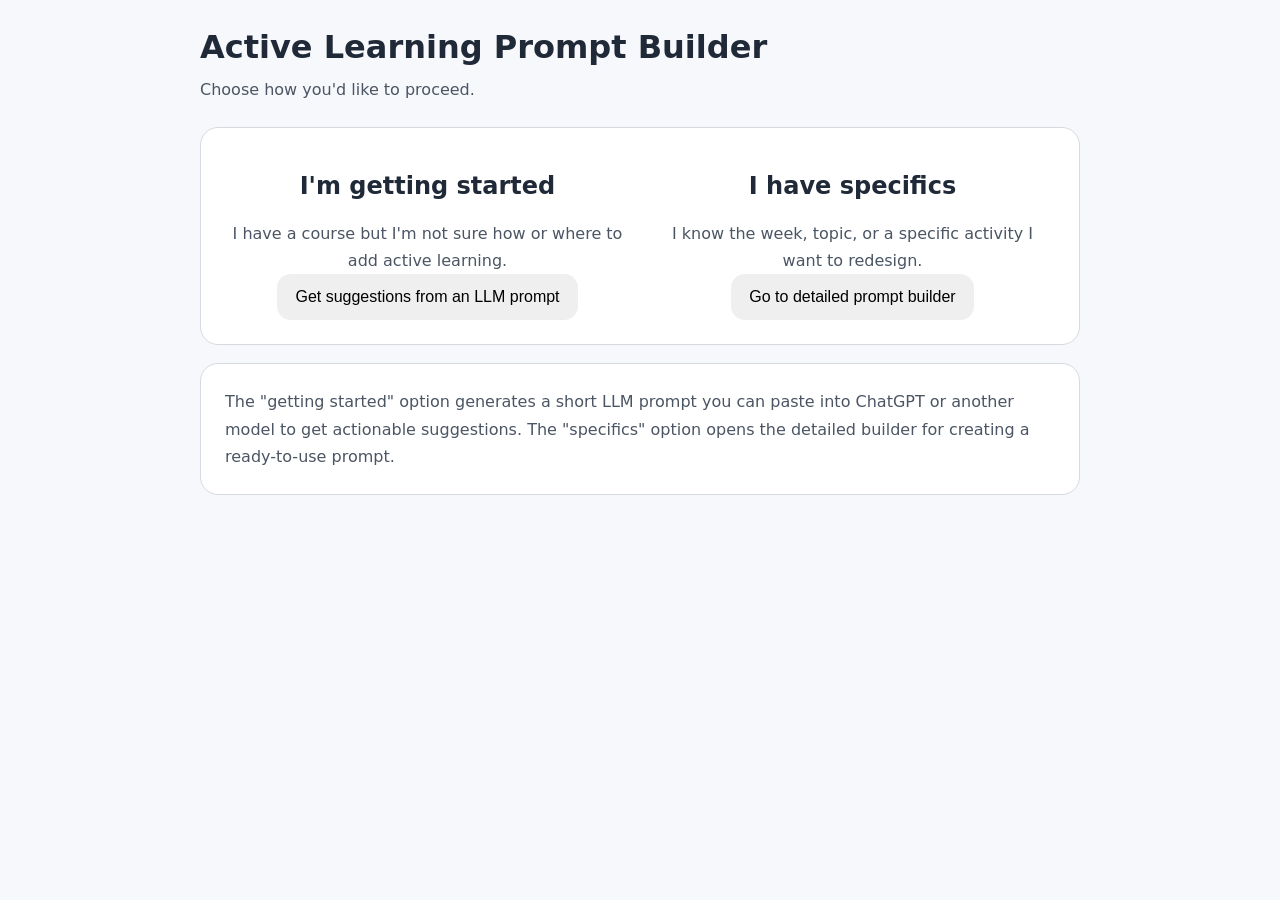
<file: index.html>
<!DOCTYPE html>
<html lang="en">
<head>
  <meta charset="UTF-8" />
  <meta name="viewport" content="width=device-width, initial-scale=1.0" />
  <title>Start - Active Learning Prompt Builder</title>
  <link rel="stylesheet" href="styles.css" />
</head>
<body>
  <main class="container">
    <header>
      <h1>Active Learning Prompt Builder</h1>
      <p>Choose how you'd like to proceed.</p>
    </header>

    <section class="form-grid" style="text-align:center; gap:20px;">
      <div>
        <h2>I'm getting started</h2>
        <p class="note">I have a course but I'm not sure how or where to add active learning.</p>
        <a href="abstract.html"><button id="start-abstract">Get suggestions from an LLM prompt</button></a>
      </div>

      <div>
        <h2>I have specifics</h2>
        <p class="note">I know the week, topic, or a specific activity I want to redesign.</p>
        <a href="prompt.html"><button id="start-specific">Go to detailed prompt builder</button></a>
      </div>
    </section>

    <section class="help-text" style="margin-top:18px;">
      <p class="note">The "getting started" option generates a short LLM prompt you can paste into ChatGPT or another model to get actionable suggestions. The "specifics" option opens the detailed builder for creating a ready-to-use prompt.</p>
    </section>
  </main>
</body>
</html>
</file>
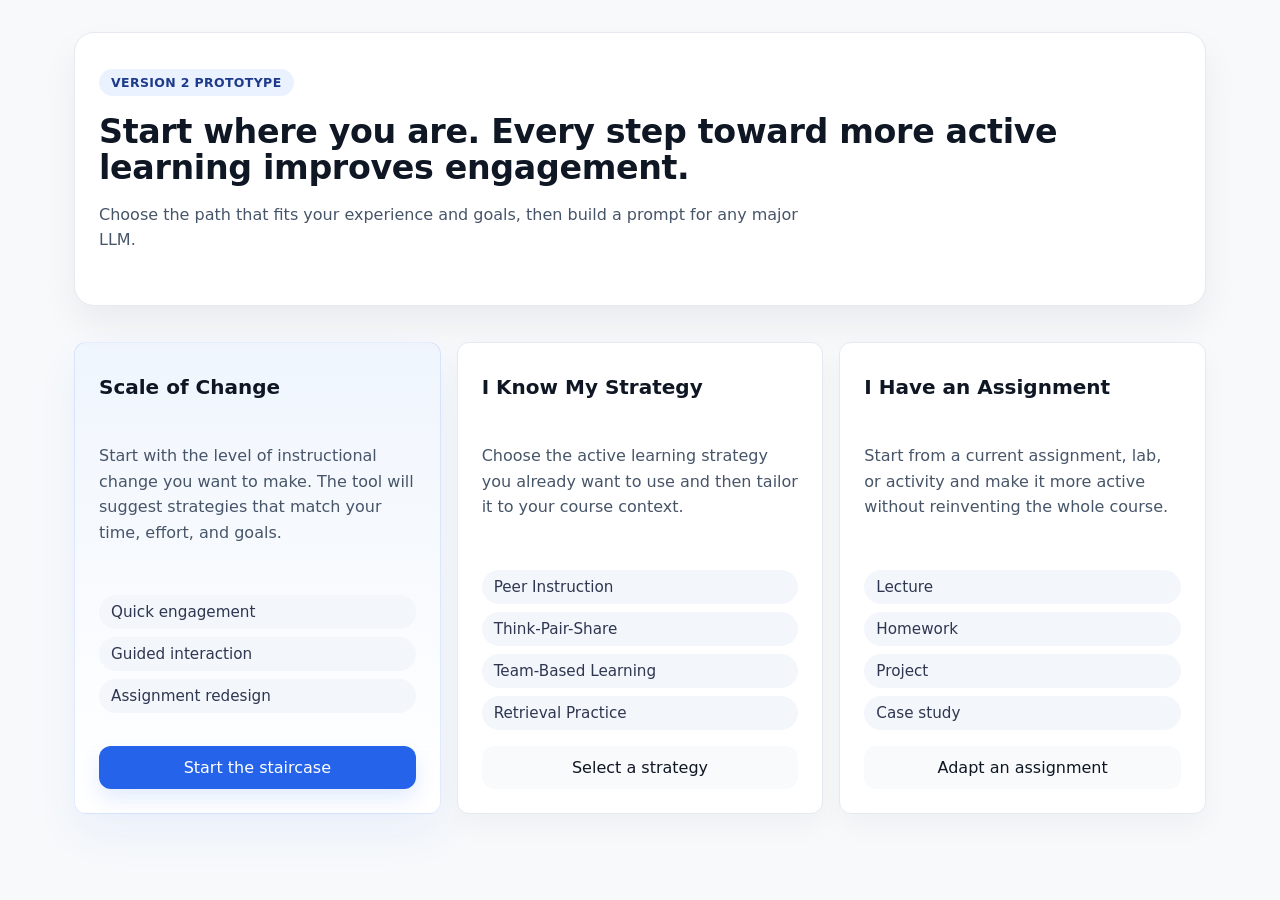
<file: v2/index.html>
<!DOCTYPE html>
<html lang="en">
<head>
  <meta charset="UTF-8" />
  <meta name="viewport" content="width=device-width, initial-scale=1.0" />
  <title>Active Learning Prompt Builder v2</title>
  <link rel="stylesheet" href="styles.css?v=4" />
</head>
<body>
  <main class="shell">
    <header class="hero">
      <span class="eyebrow">Version 2 prototype</span>
      <h1>Start where you are. Every step toward more active learning improves engagement.</h1>
      <p>Choose the path that fits your experience and goals, then build a prompt for any major LLM.</p>
    </header>

    <section id="landing-view" class="page-view">
      <div class="pathways-grid">
        <article class="path-card path-card--recommended">
          <div class="card-top">
            <h2>Scale of Change</h2>
          </div>
          <p>Start with the level of instructional change you want to make. The tool will suggest strategies that match your time, effort, and goals.</p>
          <ul>
            <li>Quick engagement</li>
            <li>Guided interaction</li>
            <li>Assignment redesign</li>
          </ul>
          <button id="start-staircase" class="primary-button">Start the staircase</button>
        </article>

        <article class="path-card">
          <div class="card-top">
            <h2>I Know My Strategy</h2>
          </div>
          <p>Choose the active learning strategy you already want to use and then tailor it to your course context.</p>
          <div class="example-list">
            <span>Peer Instruction</span>
            <span>Think-Pair-Share</span>
            <span>Team-Based Learning</span>
            <span>Retrieval Practice</span>
          </div>
          <button id="start-strategy" class="secondary-button">Select a strategy</button>
        </article>

        <article class="path-card">
          <div class="card-top">
            <h2>I Have an Assignment</h2>
          </div>
          <p>Start from a current assignment, lab, or activity and make it more active without reinventing the whole course.</p>
          <ul>
            <li>Lecture</li>
            <li>Homework</li>
            <li>Project</li>
            <li>Case study</li>
          </ul>
          <button id="start-assignment" class="secondary-button">Adapt an assignment</button>
        </article>
      </div>
    </section>

    <section id="staircase-view" class="page-view hidden">
      <div class="section-header">
        <button class="link-button" data-target="landing-view">← Back to start</button>
        <div class="section-header-content">
          <p class="eyebrow">Scale of Change</p>
          <h2>Pick the stair that matches your desired effort.</h2>
        </div>
      </div>
      <div id="staircase-grid" class="staircase-grid"></div>
      <div class="section-footer">
        <p>Each stair shows the effort, scope, and example strategies for that level of change.</p>
      </div>
    </section>

    <section id="strategy-view" class="page-view hidden">
      <div class="section-header">
        <div class="section-header-actions">
          <button id="strategy-go-back" class="link-button" type="button">← Go back</button>
          <button class="link-button" data-target="landing-view">← Back to start</button>
        </div>
        <div>
          <p class="eyebrow">I Know My Strategy</p>
          <h2>Choose your active learning strategy.</h2>
        </div>
      </div>
      <div class="strategy-card">
        <p>Select a strategy first, then answer a few course details to generate your prompt.</p>
        <div class="strategy-grid" id="strategy-options"></div>
      </div>
    </section>

    <section id="assignment-view" class="page-view hidden">
      <div class="section-header">
        <button class="link-button" data-target="landing-view">← Back to start</button>
        <div>
          <p class="eyebrow">I Have an Assignment</p>
          <h2>Tell us what you want to improve.</h2>
        </div>
      </div>
      <div class="assignment-panel">
        <div class="control-group">
          <label for="assignment-type">Assignment or activity type</label>
          <select id="assignment-type">
            <option value="">select option</option>
          </select>
        </div>
        <div class="control-group">
          <label for="redesign-level">Desired redesign level</label>
          <select id="redesign-level">
            <option value="">select option</option>
          </select>
        </div>
      </div>
      <div class="actions actions--center">
        <button id="assignment-continue" class="primary-button" type="button">Continue</button>
      </div>
    </section>

    <section id="context-view" class="page-view hidden">
      <div class="section-header">
        <div class="section-header-actions">
          <button id="context-go-back" class="link-button" type="button">← Go back</button>
          <button class="link-button" data-target="landing-view">← Start over</button>
        </div>
        <div>
          <p class="eyebrow">Course context</p>
          <h2>Share a few details so the prompt matches your teaching setting.</h2>
        </div>
      </div>

      <div id="flow-summary" class="flow-summary"></div>

      <form id="context-form" class="context-form">
        <div class="field-grid">
          <div class="control-group">
            <label for="discipline">Discipline</label>
            <input id="discipline" name="discipline" type="text" placeholder="e.g. Biology, Literature" />
          </div>
          <div class="control-group">
            <label for="course-level">Course level</label>
            <select id="course-level" name="courseLevel">
              <option value="">select option</option>
            </select>
          </div>
          <div class="control-group">
            <label for="class-size">Class size</label>
            <select id="class-size" name="classSize">
              <option value="">select option</option>
            </select>
          </div>
          <div class="control-group">
            <label for="course-modality">Course modality</label>
            <select id="course-modality" name="courseModality">
              <option value="">select option</option>
            </select>
          </div>
          <div class="control-group">
            <label for="time-available">Time available</label>
            <input id="time-available" name="timeAvailable" type="text" placeholder="e.g. 15 minutes, one class session" />
          </div>
          <div class="control-group">
            <label for="learning-goals">Learning goals</label>
            <textarea id="learning-goals" name="learningGoals" rows="3" placeholder="Describe the learning goals"></textarea>
          </div>
          <div class="control-group">
            <label for="preferred-strategy">Preferred strategy</label>
            <select id="preferred-strategy" name="preferredStrategy">
              <option value="">Select a strategy (optional)</option>
            </select>
          </div>
        </div>

        <div id="preferred-strategy-description" class="preferred-strategy-description hidden"></div>

        <div class="docs-panel">
          <p class="panel-label">Will you upload materials for the LLM to use?</p>
          <div class="radio-group">
            <label><input type="radio" name="uploadDocuments" value="Yes" /> Yes</label>
            <label><input type="radio" name="uploadDocuments" value="No" checked /> No</label>
          </div>
          <div id="document-types" class="document-types hidden"></div>
        </div>
      </form>

      <div class="actions">
        <button id="generate-button" class="primary-button" type="button">Generate Prompt</button>
      </div>
    </section>

    <section id="prompt-view" class="page-view hidden">
      <div class="section-header">
        <button class="link-button" data-target="context-view">← Edit details</button>
        <div>
          <p class="eyebrow">Prompt ready</p>
          <h2>Copy your active learning prompt.</h2>
        </div>
      </div>
      <textarea id="generated-prompt" class="prompt-output" readonly></textarea>
      <div class="actions actions--space">
        <button id="copy-button" class="secondary-button" type="button">Copy Prompt</button>
        <button id="start-again" class="link-button" type="button">Back to start</button>
      </div>
    </section>
  </main>

  <script src="script.js?v=2"></script>
</body>
</html>
</file>
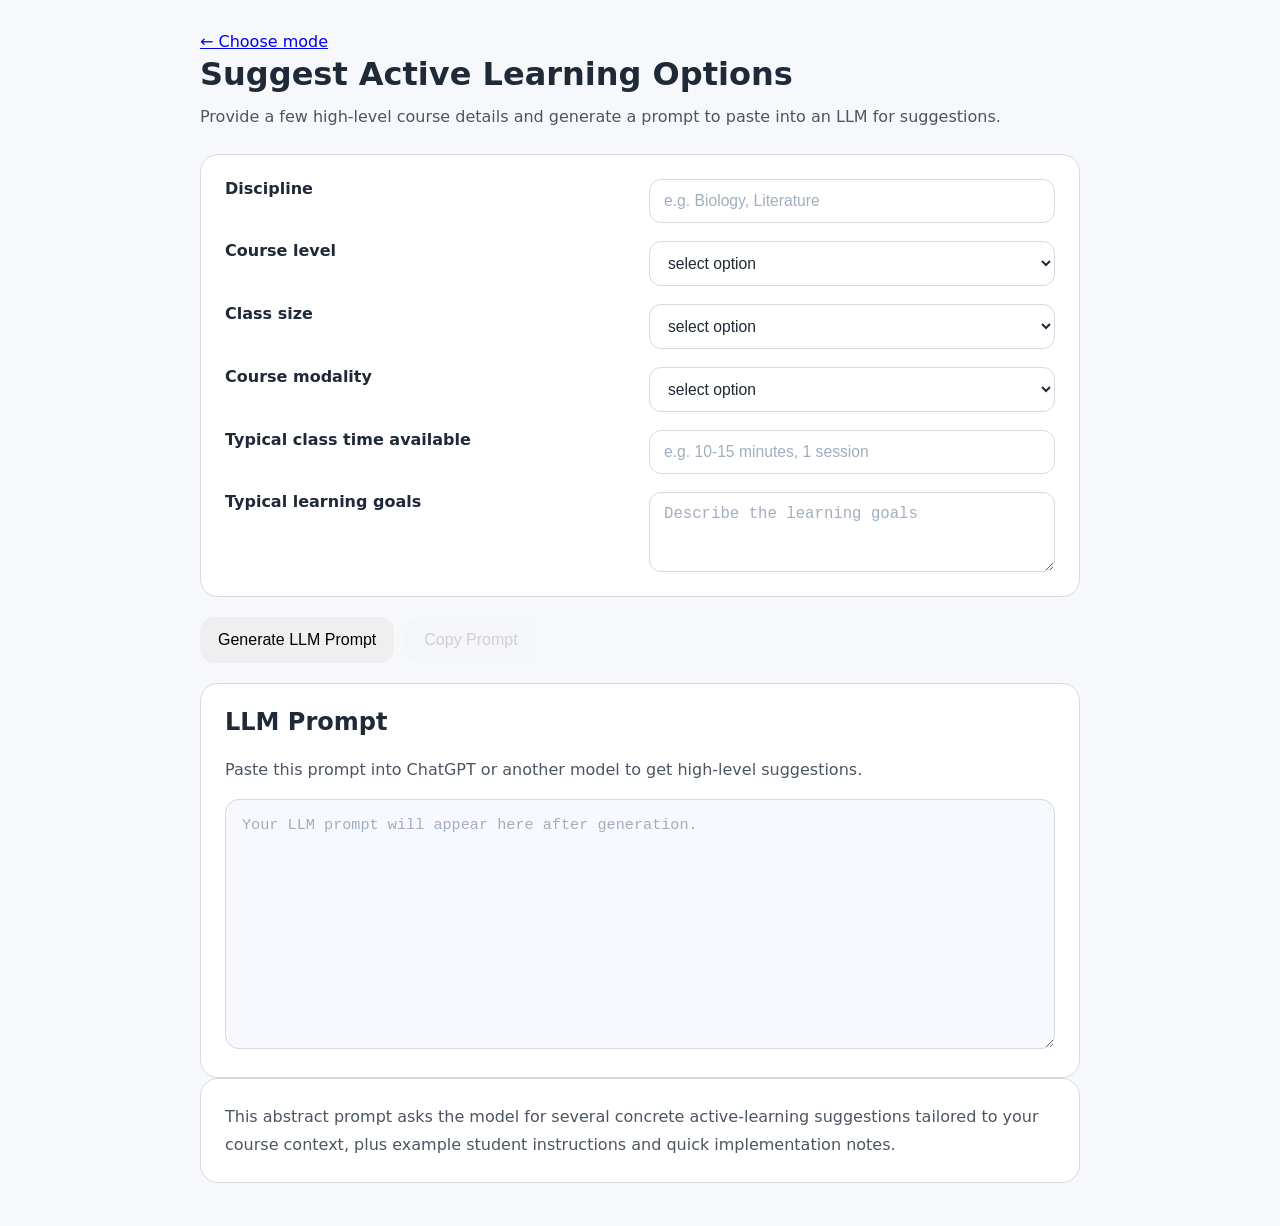
<file: abstract.html>
<!DOCTYPE html>
<html lang="en">
<head>
  <meta charset="UTF-8" />
  <meta name="viewport" content="width=device-width, initial-scale=1.0" />
  <title>Abstract Mode - Active Learning Prompt Builder</title>
  <link rel="stylesheet" href="styles.css" />
</head>
<body>
  <main class="container">
    <header>
      <p><a href="index.html">← Choose mode</a></p>
      <h1>Suggest Active Learning Options</h1>
      <p>Provide a few high-level course details and generate a prompt to paste into an LLM for suggestions.</p>
    </header>

    <form id="abstract-form" class="form-grid">
      <label for="a-discipline">Discipline</label>
      <input id="a-discipline" name="discipline" type="text" placeholder="e.g. Biology, Literature" />

      <label for="a-course-level">Course level</label>
      <select id="a-course-level" name="courseLevel"></select>

      <label for="a-class-size">Class size</label>
      <select id="a-class-size" name="classSize"></select>

      <label for="a-course-modality">Course modality</label>
      <select id="a-course-modality" name="courseModality"></select>

      <label for="a-time-available">Typical class time available</label>
      <input id="a-time-available" name="timeAvailable" type="text" placeholder="e.g. 10-15 minutes, 1 session" />

      <label for="a-learning-goals">Typical learning goals</label>
      <textarea id="a-learning-goals" name="learningGoals" rows="3" placeholder="Describe the learning goals"></textarea>
    </form>

    <div class="actions">
      <button id="generate-abstract-button" type="button">Generate LLM Prompt</button>
      <button id="copy-abstract-button" type="button" disabled>Copy Prompt</button>
    </div>

    <section class="output-panel">
      <h2>LLM Prompt</h2>
      <p class="note">Paste this prompt into ChatGPT or another model to get high-level suggestions.</p>
      <textarea id="generated-abstract-prompt" rows="12" readonly placeholder="Your LLM prompt will appear here after generation."></textarea>
    </section>

    <section class="help-text">
      <p class="note">This abstract prompt asks the model for several concrete active-learning suggestions tailored to your course context, plus example student instructions and quick implementation notes.</p>
    </section>

    <script src="script.js"></script>
  </main>
</body>
</html>
</file>
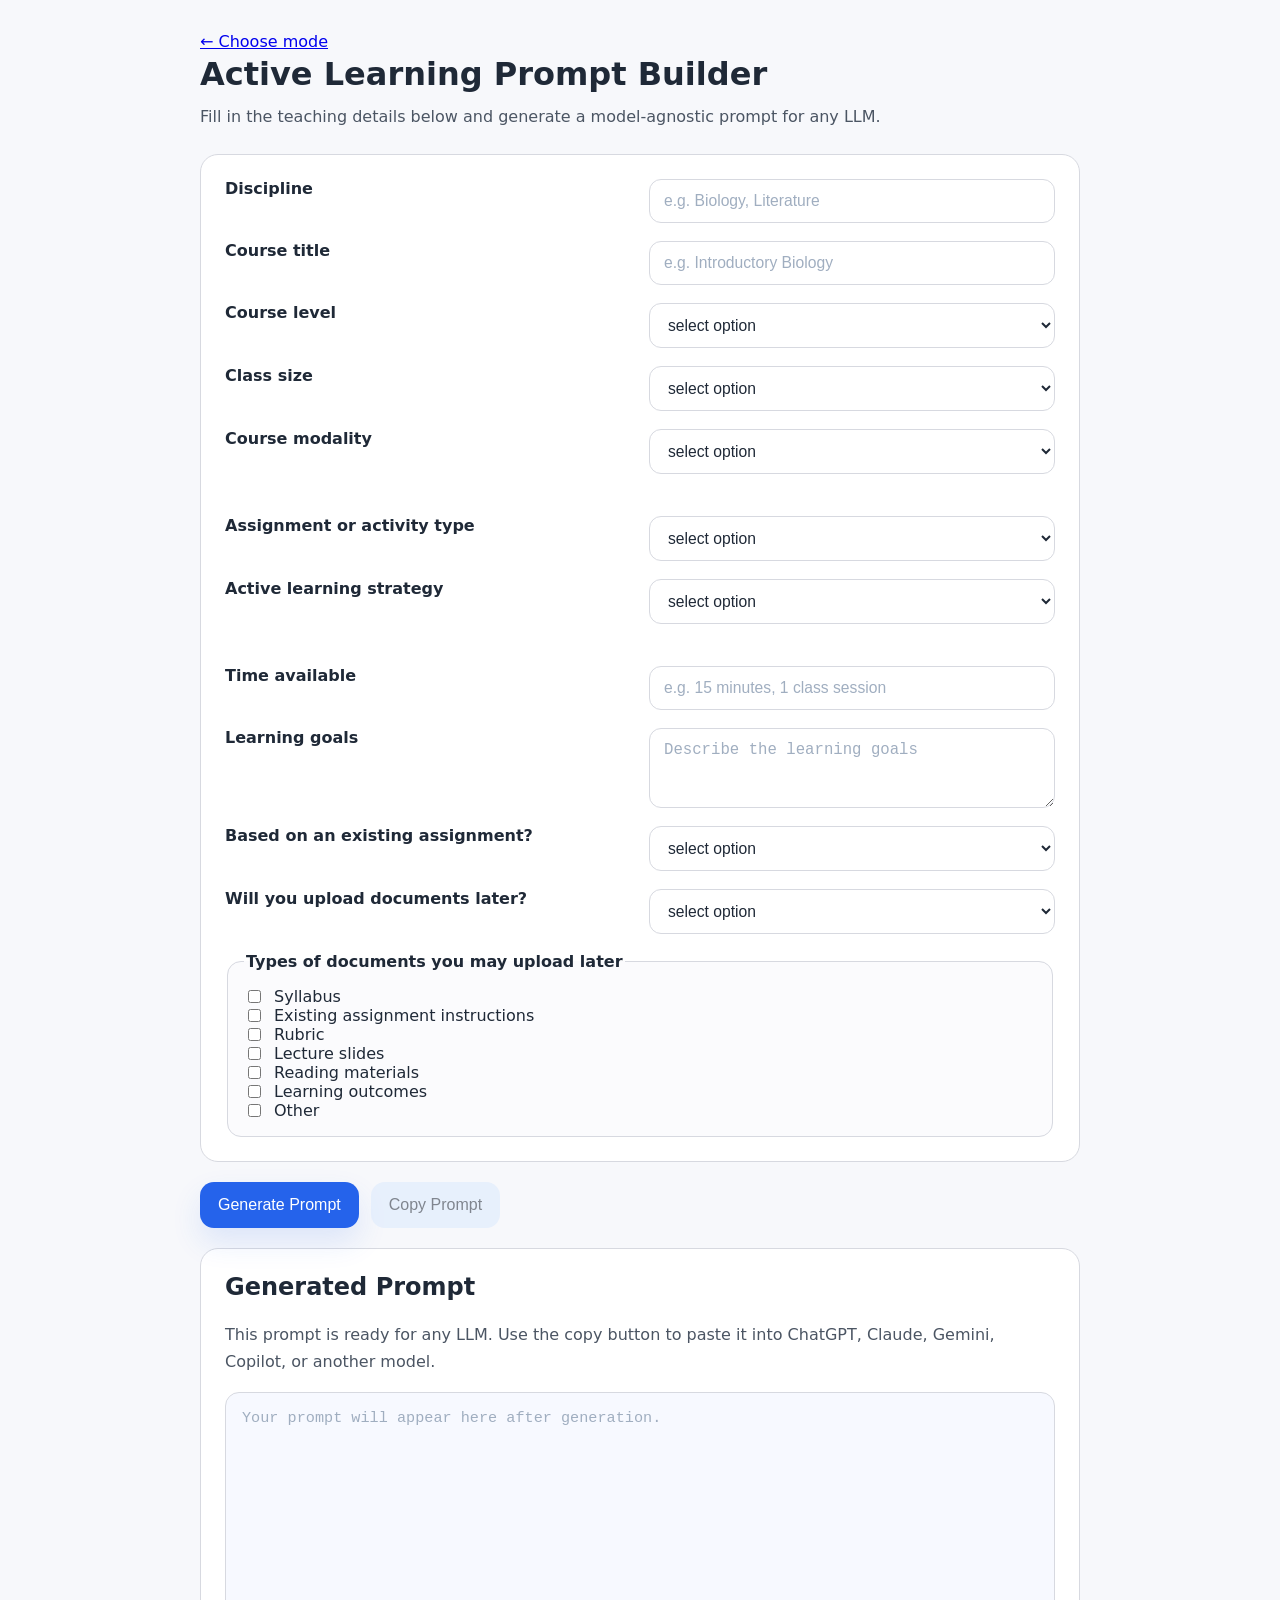
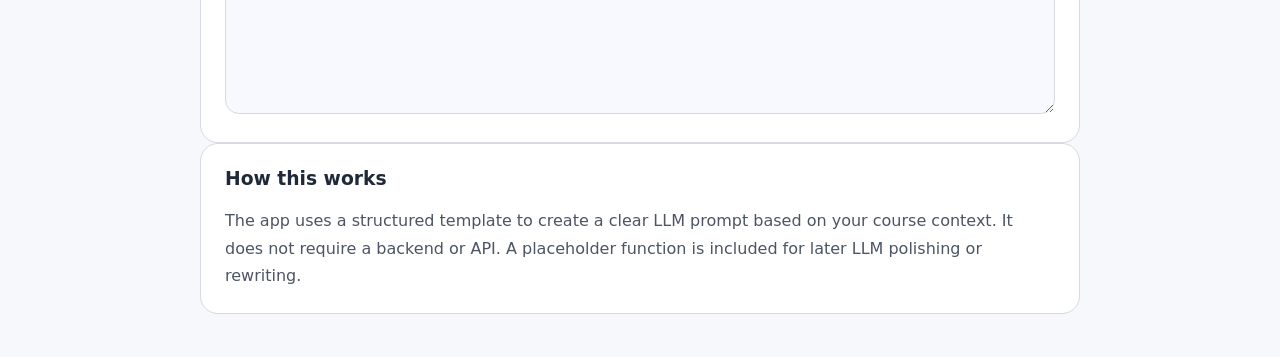
<file: prompt.html>
<!DOCTYPE html>
<html lang="en">
<head>
  <meta charset="UTF-8" />
  <meta name="viewport" content="width=device-width, initial-scale=1.0" />
  <title>Active Learning Prompt Builder</title>
  <link rel="stylesheet" href="styles.css" />
</head>
<body>
  <main class="container">
    <header>
      <p><a href="index.html">← Choose mode</a></p>
      <h1>Active Learning Prompt Builder</h1>
      <p>Fill in the teaching details below and generate a model-agnostic prompt for any LLM.</p>
    </header>

    <form id="prompt-form" class="form-grid">
      <label for="discipline">Discipline</label>
      <input id="discipline" name="discipline" type="text" placeholder="e.g. Biology, Literature" required />

      <label for="course-title">Course title</label>
      <input id="course-title" name="courseTitle" type="text" placeholder="e.g. Introductory Biology" />

      <label for="course-level">Course level</label>
      <select id="course-level" name="courseLevel"></select>

      <label for="class-size">Class size</label>
      <select id="class-size" name="classSize"></select>

      <label for="course-modality">Course modality</label>
      <select id="course-modality" name="courseModality"></select>
      <p id="course-modality-description" class="note full-span" aria-live="polite"></p>

      <label for="activity-type">Assignment or activity type</label>
      <select id="activity-type" name="activityType"></select>

      <div id="activity-type-other-group" class="conditional hidden full-span">
        <label for="activity-type-other">If you chose Other, describe it here</label>
        <input id="activity-type-other" name="activityTypeOther" type="text" placeholder="Enter your own activity type" />
      </div>

      <label for="strategy">Active learning strategy</label>
      <select id="strategy" name="strategy"></select>

      <div id="strategy-other-group" class="conditional hidden full-span">
        <label for="strategy-other">If you chose Other, describe it here</label>
        <input id="strategy-other" name="strategyOther" type="text" placeholder="Enter your own active learning strategy" />
      </div>

      <p id="strategy-explanation" class="note full-span" aria-live="polite"></p>

      <label for="time-available">Time available</label>
      <input id="time-available" name="timeAvailable" type="text" placeholder="e.g. 15 minutes, 1 class session" required />

      <label for="learning-goals">Learning goals</label>
      <textarea id="learning-goals" name="learningGoals" rows="3" placeholder="Describe the learning goals" required></textarea>

      <label for="existing-assignment">Based on an existing assignment?</label>
      <select id="existing-assignment" name="existingAssignment">
        <option value="">select option</option>
        <option value="No">No</option>
        <option value="Yes">Yes</option>
      </select>

      <div id="redesign-group" class="conditional hidden full-span">
        <label for="redesign-style">How should the assignment change?</label>
        <select id="redesign-style" name="redesignStyle"></select>
      </div>

      <label for="upload-documents">Will you upload documents later?</label>
      <select id="upload-documents" name="uploadDocuments">
        <option value="">select option</option>
        <option value="No">No</option>
        <option value="Yes">Yes</option>
      </select>

      <fieldset class="document-types">
        <legend>Types of documents you may upload later</legend>
        <div id="document-types"></div>
      </fieldset>
    </form>

    <div class="actions">
      <button id="generate-button" type="button">Generate Prompt</button>
      <button id="copy-button" type="button" disabled>Copy Prompt</button>
    </div>

    <section class="output-panel">
      <h2>Generated Prompt</h2>
      <p class="note">This prompt is ready for any LLM. Use the copy button to paste it into ChatGPT, Claude, Gemini, Copilot, or another model.</p>
      <textarea id="generated-prompt" rows="16" readonly placeholder="Your prompt will appear here after generation."></textarea>
    </section>

    <section class="help-text">
      <h3>How this works</h3>
      <p>The app uses a structured template to create a clear LLM prompt based on your course context. It does not require a backend or API. A placeholder function is included for later LLM polishing or rewriting.</p>
    </section>
  </main>

  <script src="script.js"></script>
</body>
</html>
</file>
<file: styles.css>
:root {
  color-scheme: light;
  --bg: #f7f8fb;
  --panel: #ffffff;
  --border: #d7d9e0;
  --text: #1f2937;
  --muted: #4b5563;
  --primary: #2563eb;
  --primary-soft: #dbeafe;
  --accent: #10b981;
}

* {
  box-sizing: border-box;
}

body {
  margin: 0;
  font-family: Inter, system-ui, -apple-system, BlinkMacSystemFont, "Segoe UI", sans-serif;
  background: var(--bg);
  color: var(--text);
}

.container {
  max-width: 920px;
  margin: 0 auto;
  padding: 28px 20px 40px;
}

header {
  margin-bottom: 24px;
}

h1 {
  margin: 0 0 10px;
  font-size: clamp(2rem, 2.5vw, 2.5rem);
}

p {
  margin: 0;
  line-height: 1.7;
  color: var(--muted);
}

.form-grid {
  display: grid;
  gap: 18px;
  background: var(--panel);
  border: 1px solid var(--border);
  border-radius: 18px;
  padding: 24px;
}

label,
legend {
  font-weight: 600;
  color: var(--text);
}

input[type="text"],
select,
textarea {
  width: 100%;
  padding: 12px 14px;
  font-size: 0.98rem;
  border: 1px solid var(--border);
  border-radius: 12px;
  background: #fff;
  color: var(--text);
}

input::placeholder,
textarea::placeholder {
  color: #a0aec0;
}

textarea {
  resize: vertical;
}

fieldset {
  border: 1px solid var(--border);
  padding: 16px;
  border-radius: 14px;
  background: #fbfbfd;
}

.document-types {
  display: grid;
  gap: 12px;
}

.document-types label {
  display: flex;
  align-items: center;
  gap: 10px;
  font-weight: 500;
}

.document-types input[type="checkbox"] {
  accent-color: var(--primary);
}

.actions {
  display: flex;
  gap: 12px;
  margin: 20px 0;
  flex-wrap: wrap;
}

button {
  border: none;
  border-radius: 14px;
  padding: 14px 18px;
  font-size: 1rem;
  cursor: pointer;
  transition: transform 0.15s ease, box-shadow 0.15s ease;
}

button:hover {
  transform: translateY(-1px);
}

#generate-button {
  background: var(--primary);
  color: white;
  box-shadow: 0 14px 30px rgba(37, 99, 235, 0.12);
}

#copy-button {
  background: var(--primary-soft);
  color: var(--text);
}

button:disabled {
  opacity: 0.55;
  cursor: not-allowed;
  transform: none;
}

.output-panel,
.help-text {
  background: var(--panel);
  border: 1px solid var(--border);
  border-radius: 18px;
  padding: 24px;
}

.output-panel h2,
.help-text h3 {
  margin-top: 0;
}

.output-panel textarea {
  width: 100%;
  border: 1px solid var(--border);
  border-radius: 14px;
  padding: 16px;
  font-family: ui-monospace, SFMono-Regular, Menlo, monospace;
  font-size: 0.95rem;
  color: var(--text);
  background: #f7f9ff;
}

select option[value=""] {
  color: #a0aec0;
}

.output-panel .note {
  margin: 8px 0 16px;
  color: var(--muted);
}

.conditional.hidden {
  display: none;
}

@media (min-width: 760px) {
  .form-grid {
    grid-template-columns: repeat(2, minmax(0, 1fr));
  }

  .document-types {
    grid-column: span 2;
  }

  /* Allow explanatory or helper items to span both columns */
  .form-grid .full-span {
    grid-column: span 2;
    margin-top: 6px;
    color: var(--muted);
  }
}
</file>
<file: v2/styles.css>
/* Polished stylesheet for Active Learning Prompt Builder v2
   Focus: cohesive staircase component, refined spacing (8pt scale),
   improved typography, responsive behavior, and subtle interaction polish.
   Only touches visual styles; preserves app functionality.
*/

:root {
  color-scheme: light;
  --bg: #f7f9fb;
  --panel: #ffffff;
  --border: #e6e9ef;
  --text: #0f1724;
  --muted: #475569;
  --muted-soft: #94a3b8;
  --primary: #2563eb;
  --primary-soft: #eaf2ff;
  --surface: #f8fafc;
  --shadow: 0 18px 36px rgba(15, 23, 42, 0.06);
  --radius-lg: 20px;
  --radius-md: 12px;
  --space-1: 8px;
  --space-2: 16px;
  --space-3: 24px;
  --space-4: 32px;
}

* { box-sizing: border-box; }

html, body { margin: 0; min-height: 100%; }

body {
  font-family: Inter, ui-sans-serif, system-ui, -apple-system, "Segoe UI", Roboto, "Helvetica Neue", Arial;
  -webkit-font-smoothing: antialiased;
  -moz-osx-font-smoothing: grayscale;
  background: var(--bg);
  color: var(--text);
}

button, input, select, textarea { font: inherit; }

.shell {
  max-width: 1180px;
  margin: 0 auto;
  padding: var(--space-4) var(--space-3) 56px;
}

.hero {
  padding: calc(var(--space-4) + 4px) var(--space-3) calc(var(--space-4) + 4px);
  background: var(--panel);
  border: 1px solid var(--border);
  border-radius: var(--radius-lg);
  box-shadow: var(--shadow);
  margin-bottom: calc(var(--space-4) + 4px);
}

.eyebrow {
  display: inline-flex;
  padding: 6px 12px;
  background: var(--primary-soft);
  color: #1e3a8a;
  border-radius: 999px;
  font-size: 0.78rem;
  font-weight: 700;
  letter-spacing: 0.03em;
  text-transform: uppercase;
}

.hero h1 {
  margin: 18px 0 10px;
  font-size: clamp(1.8rem, 2.6vw, 2.4rem);
  line-height: 1.08;
  letter-spacing: -0.01em;
}

.hero p {
  max-width: 740px;
  font-size: 1rem;
  line-height: 1.6;
  color: var(--muted);
}

.page-view { display: block; }
.hidden { display: none !important; }

/* grids reuse 8px spacing */
.pathways-grid,
.staircase-grid,
.strategy-grid { display: grid; gap: var(--space-2); }

.pathways-grid { grid-template-columns: repeat(auto-fit, minmax(260px, 1fr)); align-items: stretch; }

.path-card, .strategy-card, .assignment-panel, .docs-panel, .prompt-output {
  background: var(--panel);
  border: 1px solid var(--border);
  border-radius: var(--radius-md);
  box-shadow: 0 12px 28px rgba(15,23,42,0.04);
}

.path-card {
  padding: var(--space-3);
  display: flex;
  flex-direction: column;
  justify-content: space-between;
  min-height: 320px; /* equal heights */
  gap: var(--space-2);
}

.path-card .primary-button,
.path-card .secondary-button {
  margin-top: auto;
  width: 100%;
}

.path-card--recommended {
  border-color: rgba(37,99,235,0.12);
  background: linear-gradient(180deg, rgba(235,243,255,0.6) 0%, var(--panel) 100%);
  box-shadow: 0 20px 44px rgba(37,99,235,0.06);
}

.path-card h2 { margin: 8px 0 12px; font-size: 1.25rem; }
.path-card p { color: var(--muted); line-height: 1.6; }

.path-card ul, .path-card .example-list { margin: 18px 0 0; padding: 0; display: grid; gap: 8px; list-style: none; }

.path-card ul li, .path-card .example-list span {
  display: inline-flex; align-items: center; padding: 8px 12px; border-radius: 999px;
  background: #f3f6fb; color: #2f3650; font-size: 0.95rem;
}

.card-top { display: flex; justify-content: space-between; align-items: flex-start; gap: 16px; }

.link-button, .primary-button, .secondary-button {
  border: none; border-radius: 12px; padding: 12px 16px; cursor: pointer;
  transition: transform 0.18s ease, box-shadow 0.18s ease, background-color 0.12s ease;
}

.link-button { background: transparent; color: var(--primary); font-weight: 700; }
.primary-button { background: var(--primary); color: white; box-shadow: 0 10px 20px rgba(37,99,235,0.12); }
.secondary-button { background: #f8fafc; color: var(--text); }

button:hover { transform: translateY(-2px); }
button:focus-visible {
  outline: 2px solid rgba(37, 99, 235, 0.24);
  outline-offset: 2px;
}

.path-card:hover {
  transform: translateY(-2px);
  box-shadow: 0 18px 40px rgba(15, 23, 42, 0.06);
}

.page-view + .page-view { margin-top: var(--space-4); }

.section-header {
  display: flex;
  align-items: flex-start;
  justify-content: flex-start;
  gap: 16px;
  margin-bottom: var(--space-3);
}

.section-header-content {
  margin-top: 0;
  display: flex;
  flex-direction: column;
  align-items: flex-start;
  flex: 1;
}

.section-header h2 {
  margin: 6px 0 0;
  font-size: clamp(1.2rem, 1.7vw, 1.55rem);
  line-height: 1.2;
  letter-spacing: -0.01em;
}

.section-header .link-button {
  padding-left: 0;
  padding-right: 0;
  margin-top: 2px;
  flex-shrink: 0;
}

.section-header-actions {
  display: flex;
  flex-wrap: wrap;
  gap: 12px;
  align-items: center;
}

/* --- Staircase: cohesive component --- */
.staircase-grid {
  display: flex;
  justify-content: center;
  align-items: stretch;
  gap: var(--space-2);
  position: relative;
  padding: calc(var(--space-3) + 8px);
  width: 100%;
  background: linear-gradient(180deg, rgba(248,250,252,0.6), rgba(255,255,255,0.6));
  border: 1px solid var(--border);
  border-radius: var(--radius-lg);
}

.staircase-grid::before {
  /* subtle baseline connector */
  content: "";
  position: absolute;
  bottom: 12px;
  left: 6%; right: 6%;
  height: 8px;
  background: linear-gradient(90deg, rgba(37,99,235,0.08), rgba(37,99,235,0.03));
  border-radius: 999px; z-index: 0;
}

.stair-step, .strategy-card, .assignment-panel, .docs-panel { padding: 18px; }

.stair-step {
  border-radius: 12px; background: linear-gradient(180deg, var(--panel), rgba(255,255,255,0.98));
  border: 1px solid rgba(16,24,40,0.03); position: relative; overflow: visible;
  display: flex; flex-direction: column; gap: 10px; text-align: left; justify-content: flex-end;
  flex: 1 1 0; min-width: 140px; min-height: 220px; cursor: pointer;
  transition: transform 0.18s ease, border-color 0.18s ease, box-shadow 0.18s ease, background-color 0.12s ease;
  z-index: 2;
}

.preferred-strategy-description {
  width: 100%;
  margin-top: 12px;
  padding: 12px 14px;
  border-radius: 14px;
  background: #eff6ff;
  border: 1px solid #dbeafe;
  color: #1e3a8a;
  line-height: 1.5;
}

.stair-step:hover, .stair-step:focus { transform: translateY(-8px); border-color: rgba(37,99,235,0.16); box-shadow: 0 18px 40px rgba(16,24,40,0.06); outline: none; }

.stair-step.is-selected {
  transform: translateY(-6px);
  border-color: rgba(37,99,235,0.24);
  box-shadow: 0 20px 42px rgba(37,99,235,0.12);
  background: linear-gradient(180deg, #f7faff, #ffffff);
}

.stair-step.is-selected .stair-number {
  transform: scale(1.05);
}

.stair-top { display: flex; align-items: center; gap: 12px; }

.stair-number { width: 40px; height: 40px; display: inline-flex; align-items: center; justify-content: center; border-radius: 999px; background: rgba(37,99,235,0.08); color: #1e3a8a; font-weight: 700; font-size: 0.92rem; }

.stair-label { margin: 0; font-size: 0.78rem; color: var(--muted); text-transform: uppercase; letter-spacing: 0.04em; }

.stair-step h3 { margin: 0; font-size: 1.02rem; line-height: 1.16; font-weight: 700; }

.stair-scope { margin: 0; color: var(--muted); font-weight: 600; font-size: 0.9rem; }
.stair-description { margin: 0; color: var(--muted); line-height: 1.45; font-size: 0.92rem; }

.stair-examples p { margin: 0 0 8px; color: var(--primary); font-weight: 700; font-size: 0.9rem; }
.stair-examples ul { margin: 0; padding: 0; display: flex; gap: 8px; list-style: none; flex-wrap: wrap; }
.stair-examples li { padding: 6px 10px; border-radius: 999px; background: rgba(37,99,235,0.06); color: #153e75; font-size: 0.86rem; }

/* all steps share a single process height */
.stair-step--step1 .stair-number { background: rgba(37,99,235,0.08); color: #1d4ed8; }
.stair-step--step2 .stair-number { background: rgba(37,99,235,0.08); color: #1d4ed8; }
.stair-step--step3 .stair-number { background: rgba(34,197,94,0.07); color: #15803d; }
.stair-step--step4 .stair-number { background: rgba(124,58,237,0.06); color: #5b21b6; }
.stair-step--step5 .stair-number { background: rgba(245,158,11,0.06); color: #92400e; }
.stair-step--step6 .stair-number { background: rgba(239,68,68,0.06); color: #9b1c22; }

.strategy-grid { grid-template-columns: repeat(auto-fit, minmax(220px, 1fr)); gap: var(--space-2); }

.strategy-card { display: grid; gap: 18px; }

.strategy-option { display: flex; flex-direction: column; align-items: flex-start; gap: 8px; padding: 12px; border: 1px solid var(--border); border-radius: 12px; background: var(--panel); cursor: pointer; text-align: left; }
.strategy-option:hover, .strategy-option:focus-visible { border-color: var(--primary); }
.strategy-option__label { font-weight: 700; }
.strategy-option__description { display: block; color: var(--muted); font-size: 0.9rem; line-height: 1.45; }

.control-group {
  display: flex;
  flex-direction: column;
  gap: 10px;
  align-items: stretch;
}
.control-group label { font-weight: 600; margin: 0; }

input[type="text"], select, textarea {
  width: 100%;
  display: block;
  min-height: 46px;
  border: 1px solid var(--border);
  border-radius: 12px;
  padding: 12px 14px;
  color: var(--text);
  background: var(--panel);
}

input::placeholder, textarea::placeholder, select option[value=""] { color: var(--muted-soft); }

textarea { min-height: 128px; resize: vertical; }

.field-grid {
  display: grid;
  gap: var(--space-2);
  grid-template-columns: repeat(auto-fit, minmax(240px, 1fr));
  align-items: start;
}

.docs-panel { border-radius: 16px; margin-top: var(--space-3); }
.panel-label { font-weight: 600; margin-bottom: 12px; }

.radio-group { display: flex; flex-wrap: wrap; gap: 12px; }
.radio-group label { display: inline-flex; align-items: center; gap: 8px; padding: 10px 14px; border: 1px solid var(--border); border-radius: 14px; cursor: pointer; background: var(--panel); }

#document-types { display: grid; gap: 10px; margin-top: 16px; }
#document-types label { display: inline-flex; align-items: center; gap: 10px; background: #f8fafc; padding: 10px 12px; border-radius: 14px; color: #374151; }

.flow-summary { margin-bottom: 22px; padding: 22px; background: #eff6ff; border: 1px solid #dbeafe; border-radius: 20px; }
.flow-summary p, .flow-summary strong { margin: 0; line-height: 1.8; }

.prompt-output { width: 100%; min-height: 340px; border: 1px solid var(--border); border-radius: var(--radius-md); padding: 20px; font-family: ui-monospace, SFMono-Regular, Menlo, monospace; font-size: 0.95rem; background: var(--surface); color: var(--text); }

.actions { display: flex; flex-wrap: wrap; gap: var(--space-2); margin-top: var(--space-3); }
.actions--center { justify-content: center; }
.actions--space { justify-content: space-between; }

/* Responsive adjustments */
@media (max-width: 920px) {
  .section-header { flex-direction: column; align-items: flex-start; }
  .field-grid { grid-template-columns: 1fr; }
  .strategy-grid, .pathways-grid { grid-template-columns: 1fr; }
}

@media (max-width: 760px) {
  /* stack the staircase vertically to preserve 'climb' metaphor */
  .staircase-grid { display: flex; flex-direction: column-reverse; gap: var(--space-2); padding: var(--space-2); }
  .stair-step { transform: none !important; min-height: auto !important; width: 100%; }
  .staircase-grid::before { display: none; }
}
</file>
